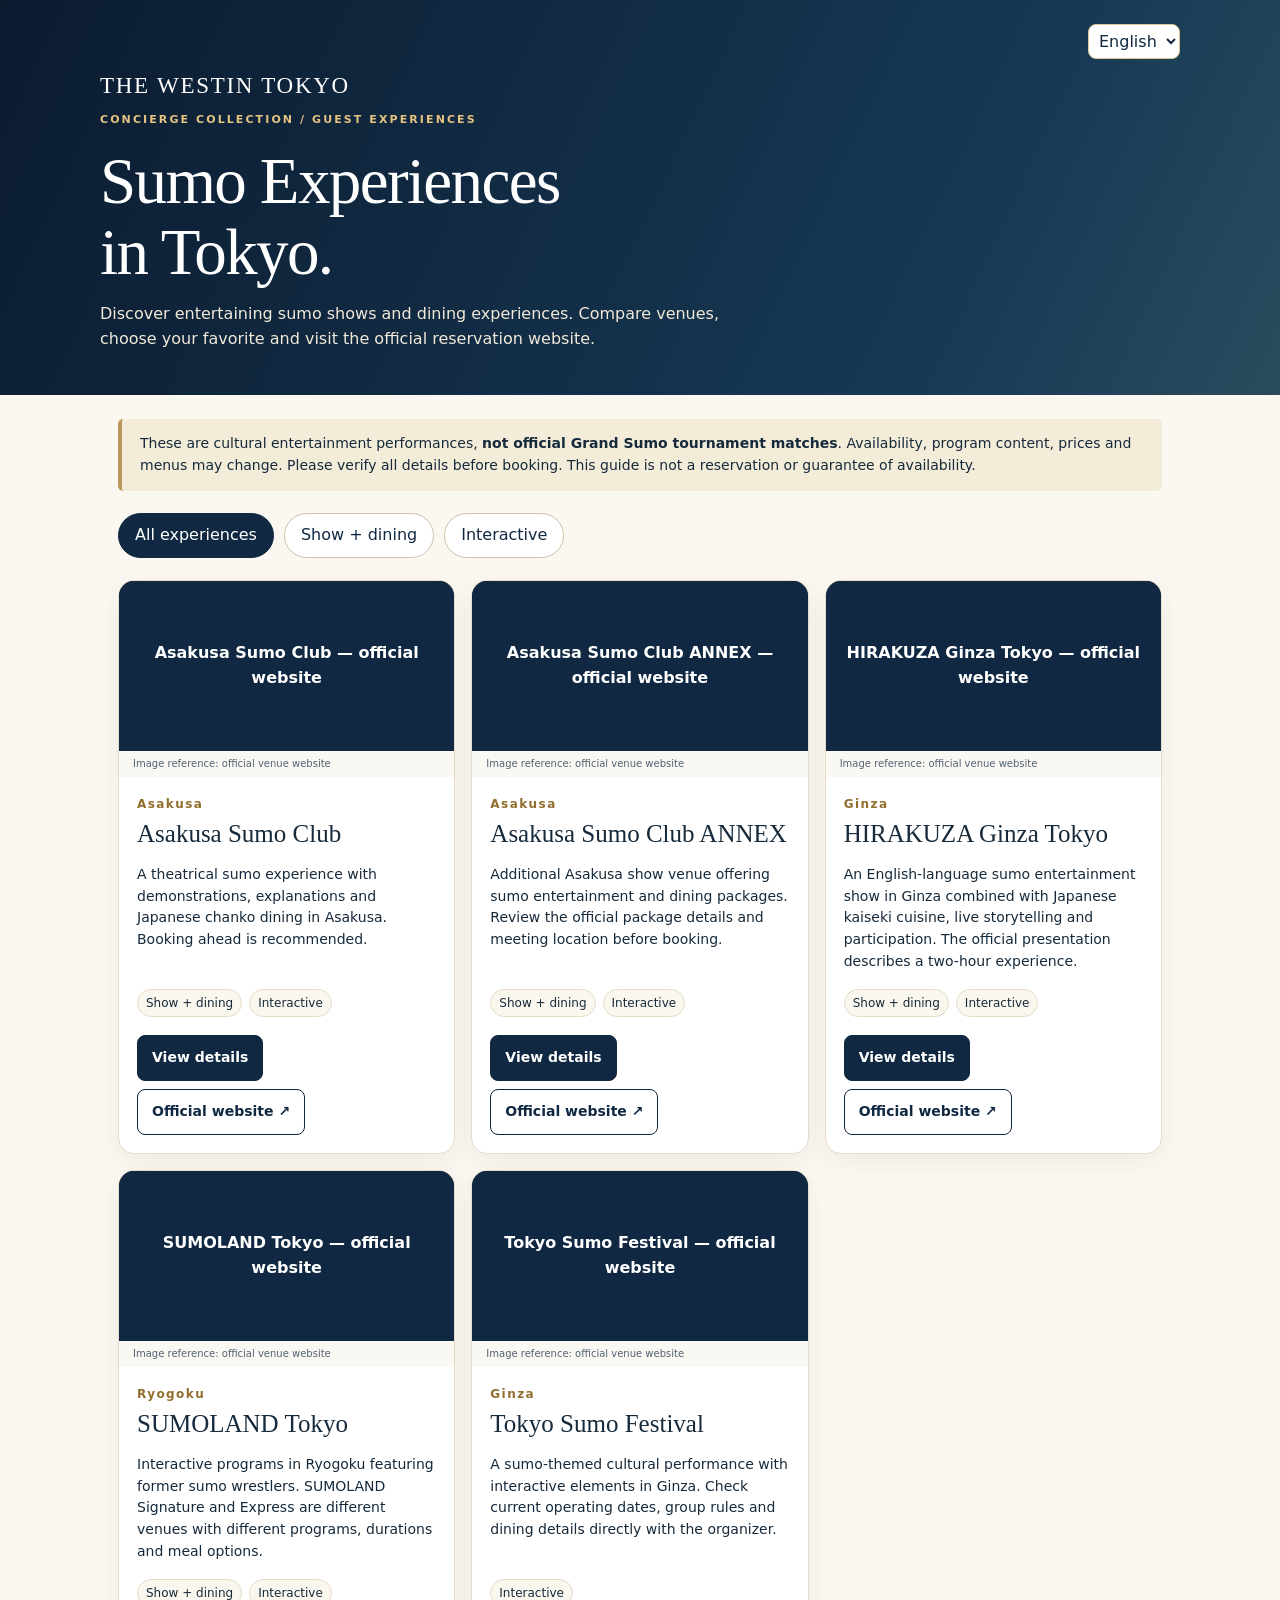
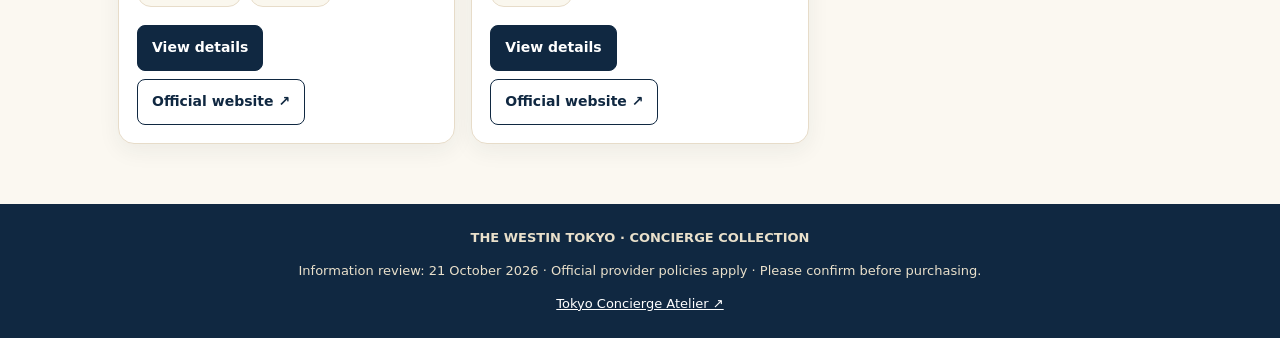
<file: guest-guides/sumo-no-logos/index.html>
<!doctype html>
<html lang="en">
<head>
<meta charset="utf-8"><meta name="viewport" content="width=device-width,initial-scale=1">
<meta name="theme-color" content="#112944"><meta name="description" content="Independent guest guide to sumo entertainment shows in Tokyo. Compare venues and open official booking websites.">
<title>Sumo Experiences in Tokyo | Clean Guest Guide</title>
<style>
:root{--navy:#102841;--gold:#bb9858;--ivory:#fbf8f1;--ink:#162a3b;--line:#e7dcc9}
*{box-sizing:border-box}body{margin:0;background:var(--ivory);color:var(--ink);font:16px/1.55 system-ui,-apple-system,"Segoe UI",sans-serif}
a{color:inherit}button,select{font:inherit}button{cursor:pointer}.skip{position:absolute;left:-9999px}.skip:focus{left:1rem;top:1rem;background:white;z-index:8}
header{padding:24px max(20px,calc((100vw - 1080px)/2));background:linear-gradient(115deg,#0b1b30 0%,#173954 75%,#2b4c5e 100%);color:#fff;display:flow-root}
.brand{font:small-caps 23px Georgia,serif;letter-spacing:.075em}.eyebrow{color:#e5c482;letter-spacing:.19em;font-size:11px;font-weight:700;margin:12px 0}
h1{font:clamp(37px,7vw,65px)/1.09 Georgia,serif;letter-spacing:-.025em;margin:18px 0 14px}header p{max-width:620px;margin:0 0 20px;color:#f1e9d9}
.lang{float:none;display:block;margin-left:auto;margin-bottom:14px;border:1px solid #dbc997;border-radius:8px;background:#fff;color:#102841;padding:6px;max-width:100%}
main{max-width:1080px;margin:auto;padding:24px 18px 60px}
.notice{background:#f3ecd9;border-left:4px solid var(--gold);padding:14px 18px;border-radius:5px;font-size:14px}
.controls{display:flex;gap:10px;flex-wrap:wrap;margin:22px 0}
.filter{border:1px solid #cfc2ad;background:#fff;border-radius:999px;padding:9px 16px;color:var(--navy)}
.filter[aria-pressed="true"]{background:var(--navy);color:white;border-color:var(--navy)}
.cards{display:grid;grid-template-columns:repeat(auto-fit,minmax(260px,1fr));gap:16px}
.card{border:1px solid var(--line);background:#fff;border-radius:16px;overflow:hidden;box-shadow:0 7px 22px #1c2a3110;display:flex;flex-direction:column}
.visual{height:auto;position:static;overflow:visible;background:#102841;display:block}
.visual .photo-frame{height:170px;overflow:hidden;background:#102841}
.visual .photo-frame img{display:block;width:100%;height:100%;object-fit:cover}
.visual .photo-fallback{display:flex;align-items:center;justify-content:center;height:100%;padding:18px;color:white;text-align:center;font-weight:600}.visual .credit{display:block;position:static;font-size:10px;line-height:1.4;color:#526173;padding:6px 14px;background:#faf8f3}
.card h2{overflow-wrap:anywhere;line-height:1.25}
@media(max-width:500px){.visual .photo-frame{height:150px}}
.card-content{padding:18px;display:flex;flex-direction:column;flex:1}.area{font-size:12px;letter-spacing:.12em;color:#916e2d;font-weight:700}.card h2{font:25px/1.2 Georgia,serif;margin:6px 0}.card p{margin:9px 0 16px;font-size:14px;flex:1}
.tags{display:flex;flex-wrap:wrap;gap:7px}.tags span{font-size:12px;padding:4px 8px;border:1px solid var(--line);border-radius:30px;background:#faf7ee}
.actions{display:flex;gap:8px;margin-top:18px;flex-wrap:wrap}
.primary,.secondary{padding:11px 14px;border-radius:8px;text-decoration:none;border:1px solid var(--navy);font-weight:650;font-size:14px}
.primary{background:var(--navy);color:white}.secondary{background:#fff;color:var(--navy)}
#details{margin:28px 0 0;border:1px solid #d5c5a7;border-radius:18px;background:white;padding:24px;scroll-margin-top:12px}
#details[hidden]{display:none}#details h2{font:30px Georgia,serif;margin:4px 0 10px}#details p{max-width:750px}
dl{display:grid;grid-template-columns:140px 1fr;gap:10px 20px}dt{color:#777;font-size:14px}dd{margin:0}
footer{padding:24px 20px;background:var(--navy);color:#e9e0cb;text-align:center;font-size:13px}
footer a{color:white}
@media(max-width:500px){.brand{font-size:17px}.lang{max-width:110px}main{padding:16px 12px 40px}dl{grid-template-columns:1fr;gap:2px}dd{margin-bottom:13px}.visual .photo-frame{height:150px}}
@media print{header{background:white;color:black}main{max-width:none}.actions,.controls{display:none}.card{break-inside:avoid;box-shadow:none}}
</style>
</head>
<body>
<a class="skip" href="#venues">Skip to experiences</a>
<header><select class="lang" id="language" aria-label="Language"><option value="en">English</option><option value="ja">日本語</option><option value="ko">한국어</option></select><div class="brand">THE WESTIN TOKYO</div><div class="eyebrow">CONCIERGE COLLECTION / GUEST EXPERIENCES</div><h1 id="heroTitle">Sumo Experiences<br>in Tokyo.</h1><p id="heroText">Discover entertaining sumo shows and dining experiences. Compare venues, choose your favorite and visit the official reservation website.</p></header>
<main>
<div class="notice" id="disclaimer">These are cultural entertainment performances, <b>not official Grand Sumo tournament matches</b>. Availability, program content, prices and menus may change. Please verify all details before booking. This guide is not a reservation or guarantee of availability. Photos are sourced from venue websites; reproduction permission is not confirmed.</div>
<div class="controls" role="group" aria-label="Filter experiences"><button class="filter" data-filter="all" aria-pressed="true">All experiences</button><button class="filter" data-filter="dining" aria-pressed="false">Show + dining</button><button class="filter" data-filter="interactive" aria-pressed="false">Interactive</button></div>
<section id="venues" class="cards" aria-label="Sumo venue recommendations"></section>
<section id="details" hidden aria-live="polite"><div class="area" id="detailArea"></div><h2 id="detailTitle"></h2><p id="detailDescription"></p><dl><dt id="locationLabel">Area</dt><dd id="detailLocation"></dd><dt id="foodLabel">Dining</dt><dd id="detailFood"></dd><dt id="bookingLabel">Booking</dt><dd id="detailBooking"></dd></dl><div class="actions"><a id="officialLink" class="primary" target="_blank" rel="noopener noreferrer">Official website ↗</a><a id="mapLink" class="secondary" target="_blank" rel="noopener noreferrer">Map ↗</a></div></section>
</main>
<footer><strong>THE WESTIN TOKYO · CONCIERGE COLLECTION</strong><p>Information review: 21 October 2026 · Official provider policies apply · Please confirm before purchasing.</p><a href="../../index.html">Tokyo Concierge Atelier ↗</a></footer>
<script>
"use strict";
const venues=[
{id:"asakusa",photo:"https://asakusa-sumo.com/wp-content/uploads/2024/01/01.png",name:"Asakusa Sumo Club",area:"Asakusa",type:["dining","interactive"],url:"https://asakusa-sumo.com/",address:"2-10-12 Asakusa, Taito City, Tokyo",food:"Chanko dining experience; confirm ticket inclusions.",desc:"A theatrical sumo experience with demonstrations, explanations and Japanese chanko dining in Asakusa. Booking ahead is recommended.",ja:"浅草で相撲の実演や解説、ちゃんこ料理を楽しめる体験型プログラムです。",ko:"아사쿠사에서 스모 시연·해설과 창코 요리를 함께 즐기는 체험입니다."},
{id:"annex",photo:"https://asakusasumo-annex.com/wp-content/uploads/2025/02/0008.jpg",name:"Asakusa Sumo Club ANNEX",area:"Asakusa",type:["dining","interactive"],url:"https://asakusasumo-annex.com/",address:"Asakusa, Taito City, Tokyo (check official map)",food:"Check selected package.",desc:"Additional Asakusa show venue offering sumo entertainment and dining packages. Review the official package details and meeting location before booking.",ja:"浅草の相撲エンターテインメント施設。プランと場所を公式サイトでご確認ください。",ko:"아사쿠사의 스모 엔터테인먼트 시설입니다. 플랜 및 장소를 공식 사이트에서 확인하세요."},
{id:"hirakuza",photo:"https://hirakuza.net/tokyo/mng/wp-content/uploads/2025/11/mv-slide01.webp",name:"HIRAKUZA Ginza Tokyo",area:"Ginza",type:["dining","interactive"],url:"https://hirakuza.net/tokyo/",address:"1-9-13 Ginza, Chuo City, Tokyo, B1F",food:"Kaiseki cuisine incorporated into its show program.",desc:"An English-language sumo entertainment show in Ginza combined with Japanese kaiseki cuisine, live storytelling and participation. The official presentation describes a two-hour experience.",ja:"銀座で英語の相撲ショーと会席料理を楽しむ約2時間のプログラムです。",ko:"긴자에서 영어 스모 쇼와 가이세키 요리를 함께 즐기는 약 2시간 프로그램입니다."},
{id:"sumoland",photo:"https://sumoland.jp/wp-content/themes/sumo-land/img/about_img01.jpg",name:"SUMOLAND Tokyo",area:"Ryogoku",type:["dining","interactive"],url:"https://sumoland.jp/",address:"Ryogoku, Sumida City, Tokyo — Signature and Express have different locations",food:"Signature experience includes chanko; verify Express options.",desc:"Interactive programs in Ryogoku featuring former sumo wrestlers. SUMOLAND Signature and Express are different venues with different programs, durations and meal options.",ja:"両国で元力士による参加型相撲体験。SignatureとExpressは会場と内容が異なります。",ko:"료고쿠의 전직 스모 선수 참여형 체험입니다. Signature와 Express는 위치·구성이 다릅니다."},
{id:"festival",photo:"https://japan-sumo.jp/images/hero-child-challenger.webp",name:"Tokyo Sumo Festival",area:"Ginza",type:["interactive"],url:"https://japan-sumo.jp/",address:"Ginza, Tokyo (confirm official venue)",food:"Check specific show package and optional extras.",desc:"A sumo-themed cultural performance with interactive elements in Ginza. Check current operating dates, group rules and dining details directly with the organizer.",ja:"銀座の相撲文化ショー。開催日、団体条件や食事について公式案内をご確認ください。",ko:"긴자의 스모 문화 공연입니다. 일정·단체 규정·식사 옵션은 공식 안내를 확인하세요."}
];
const translations={
en:{title:"Sumo Experiences<br>in Tokyo.",intro:"Discover entertaining sumo shows and dining experiences. Compare venues, choose your favorite and visit the official reservation website.",notice:"These are cultural entertainment performances, <b>not official Grand Sumo tournament matches</b>. Availability, program content, prices and menus may change. Please verify all details before booking. This guide is not a reservation or guarantee of availability.",all:"All experiences",dining:"Show + dining",interactive:"Interactive",details:"View details",official:"Official website ↗",map:"Map ↗",location:"Area / location",food:"Dining",booking:"Booking",book:"Reserve directly with the operator. Check prices, availability and cancellation policies before paying."},
ja:{title:"東京で楽しむ<br>相撲体験",intro:"相撲ショーやお食事付きの体験を比較し、公式サイトでご予約ください。",notice:"これらは文化体験・エンターテインメントであり、<b>大相撲の本場所ではありません</b>。内容・料金・空席状況は変更される場合があります。予約前に公式サイトでご確認ください。",all:"すべて",dining:"ショーと食事",interactive:"参加型",details:"詳細を見る",official:"公式サイト ↗",map:"地図 ↗",location:"エリア・所在地",food:"お食事",booking:"予約",book:"予約と決済は各施設の公式サイトで直接お手続きください。"},
ko:{title:"도쿄 스모<br>체험 가이드",intro:"도쿄의 스모 쇼와 식사형 체험을 비교하고 공식 사이트에서 예약하세요.",notice:"이 프로그램은 문화 공연 및 체험이며 <b>공식 스모 본대회가 아닙니다</b>. 내용·가격·예약 가능 여부는 바뀔 수 있으므로 공식 사이트에서 확인하세요.",all:"전체",dining:"쇼 + 식사",interactive:"참여형",details:"상세 보기",official:"공식 사이트 ↗",map:"지도 ↗",location:"지역·위치",food:"식사",booking:"예약",book:"예약 및 결제는 각 업체 공식 사이트에서 직접 진행하고 취소 규정을 확인하세요."}
};
const root=document.getElementById("venues"), detail=document.getElementById("details");let filter="all",lang="en";
function el(tag,cls,text){const node=document.createElement(tag);if(cls)node.className=cls;if(text!==undefined)node.textContent=text;return node}
function render(){const t=translations[lang];document.documentElement.lang=lang;document.getElementById("heroTitle").innerHTML=t.title;document.getElementById("heroText").textContent=t.intro;document.getElementById("disclaimer").innerHTML=t.notice;document.querySelectorAll(".filter").forEach(b=>{b.textContent=t[b.dataset.filter];b.setAttribute("aria-pressed",String(b.dataset.filter===filter))});root.replaceChildren();venues.filter(v=>filter==="all"||v.type.includes(filter)).forEach((v,i)=>{const c=el("article","card"),vis=el("div","visual"),frame=el("div","photo-frame");const img=el("img");img.src=v.photo;img.alt=v.name+" venue photo";img.loading="lazy";img.decoding="async";img.onerror=()=>{img.remove();frame.append(el("span","photo-fallback",v.name+" — official website"))};frame.append(img);vis.append(frame,el("div","credit","Image reference: official venue website"));const body=el("div","card-content");body.append(el("div","area",v.area));body.append(el("h2","",v.name));body.append(el("p","",lang==="ja"?v.ja:lang==="ko"?v.ko:v.desc));const tags=el("div","tags");v.type.forEach(s=>tags.append(el("span","",t[s])));body.append(tags);const actions=el("div","actions");const more=el("button","primary",t.details);more.type="button";more.addEventListener("click",()=>showDetails(v));const link=el("a","secondary",t.official);link.href=v.url;link.target="_blank";link.rel="noopener noreferrer";actions.append(more,link);body.append(actions);c.append(vis,body);root.append(c)});if(!detail.hidden){const current=venues.find(v=>v.id===detail.dataset.id);if(current)showDetails(current,false)}}
function showDetails(v,scroll=true){const t=translations[lang];detail.hidden=false;detail.dataset.id=v.id;document.getElementById("detailArea").textContent=v.area;document.getElementById("detailTitle").textContent=v.name;document.getElementById("detailDescription").textContent=lang==="ja"?v.ja:lang==="ko"?v.ko:v.desc;document.getElementById("detailLocation").textContent=v.address;document.getElementById("detailFood").textContent=v.food;document.getElementById("detailBooking").textContent=t.book;document.getElementById("locationLabel").textContent=t.location;document.getElementById("foodLabel").textContent=t.food;document.getElementById("bookingLabel").textContent=t.booking;document.getElementById("officialLink").textContent=t.official;document.getElementById("officialLink").href=v.url;document.getElementById("mapLink").textContent=t.map;document.getElementById("mapLink").href="https://www.google.com/maps/search/?api=1&query="+encodeURIComponent(v.name+" "+v.area+" Tokyo");if(scroll)detail.scrollIntoView({behavior:"smooth",block:"start"})}
document.querySelectorAll(".filter").forEach(b=>b.addEventListener("click",()=>{filter=b.dataset.filter;detail.hidden=true;render()}));
document.getElementById("language").addEventListener("change",e=>{lang=e.target.value;render()});render();
</script>
</body>
</html>
</file>
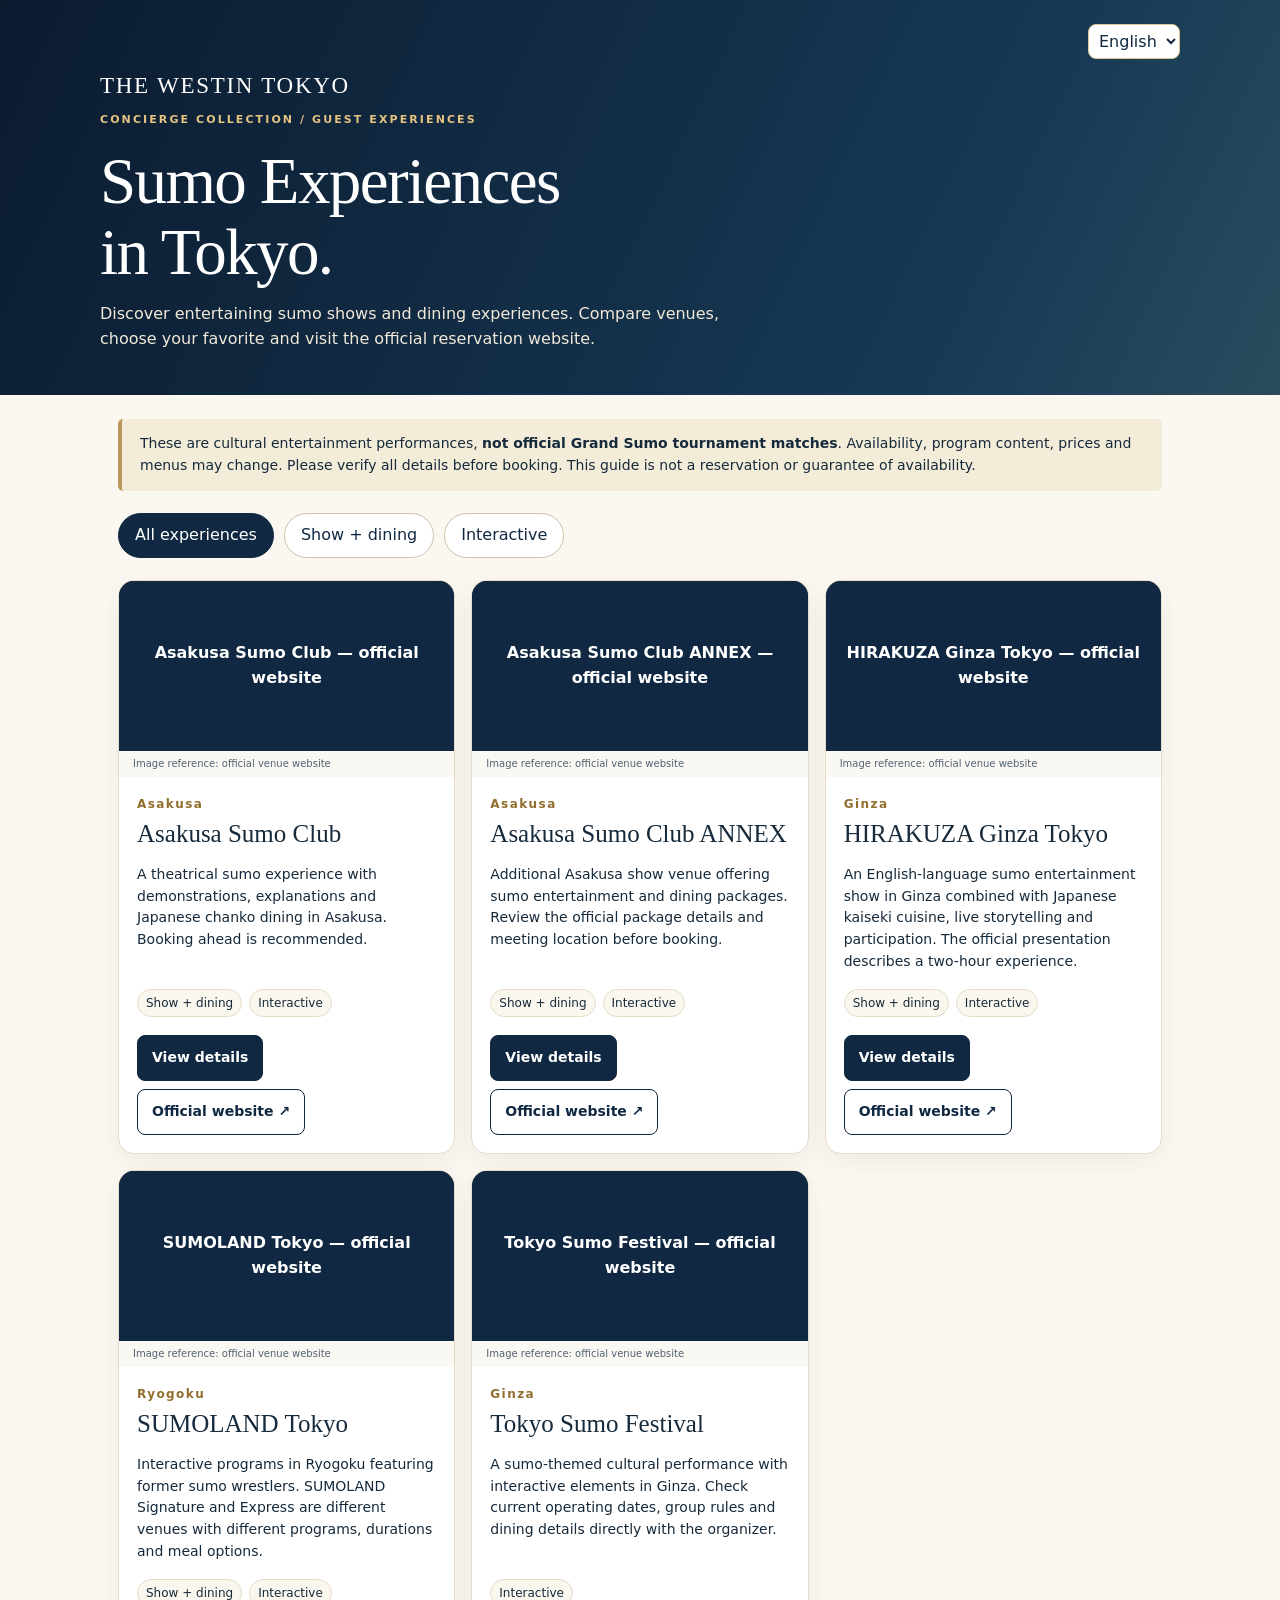
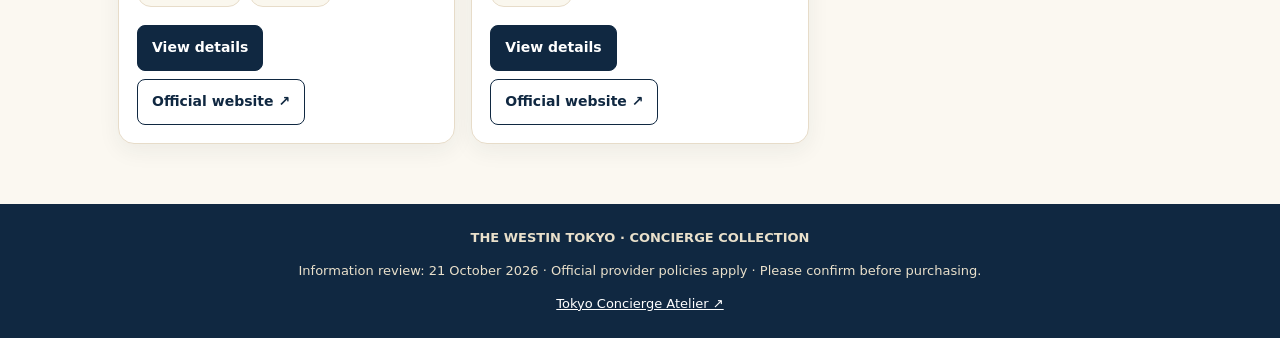
<file: guest-guides/sumo/index.html>
<!doctype html>
<html lang="en">
<head>
<meta charset="utf-8"><meta name="viewport" content="width=device-width,initial-scale=1">
<meta name="theme-color" content="#112944"><meta name="description" content="Independent guest guide to sumo entertainment shows in Tokyo. Compare venues and open official booking websites.">
<title>Sumo Experiences in Tokyo | Concierge Guest Guide</title>
<style>
:root{--navy:#102841;--gold:#bb9858;--ivory:#fbf8f1;--ink:#162a3b;--line:#e7dcc9}
*{box-sizing:border-box}body{margin:0;background:var(--ivory);color:var(--ink);font:16px/1.55 system-ui,-apple-system,"Segoe UI",sans-serif}
a{color:inherit}button,select{font:inherit}button{cursor:pointer}.skip{position:absolute;left:-9999px}.skip:focus{left:1rem;top:1rem;background:white;z-index:8}
header{padding:24px max(20px,calc((100vw - 1080px)/2));background:linear-gradient(115deg,#0b1b30 0%,#173954 75%,#2b4c5e 100%);color:#fff;display:flow-root}
.brand{font:small-caps 23px Georgia,serif;letter-spacing:.075em}.eyebrow{color:#e5c482;letter-spacing:.19em;font-size:11px;font-weight:700;margin:12px 0}
h1{font:clamp(37px,7vw,65px)/1.09 Georgia,serif;letter-spacing:-.025em;margin:18px 0 14px}header p{max-width:620px;margin:0 0 20px;color:#f1e9d9}
.lang{float:none;display:block;margin-left:auto;margin-bottom:14px;border:1px solid #dbc997;border-radius:8px;background:#fff;color:#102841;padding:6px;max-width:100%}
main{max-width:1080px;margin:auto;padding:24px 18px 60px}
.notice{background:#f3ecd9;border-left:4px solid var(--gold);padding:14px 18px;border-radius:5px;font-size:14px}
.controls{display:flex;gap:10px;flex-wrap:wrap;margin:22px 0}
.filter{border:1px solid #cfc2ad;background:#fff;border-radius:999px;padding:9px 16px;color:var(--navy)}
.filter[aria-pressed="true"]{background:var(--navy);color:white;border-color:var(--navy)}
.cards{display:grid;grid-template-columns:repeat(auto-fit,minmax(260px,1fr));gap:16px}
.card{border:1px solid var(--line);background:#fff;border-radius:16px;overflow:hidden;box-shadow:0 7px 22px #1c2a3110;display:flex;flex-direction:column}
.visual{height:auto;position:static;overflow:visible;background:#102841;display:block}
.visual .photo-frame{height:170px;overflow:hidden;background:#102841}
.visual .photo-frame img{display:block;width:100%;height:100%;object-fit:cover}
.visual .photo-fallback{display:flex;align-items:center;justify-content:center;height:100%;padding:18px;color:white;text-align:center;font-weight:600}.visual .credit{display:block;position:static;font-size:10px;line-height:1.4;color:#526173;padding:6px 14px;background:#faf8f3}
.card h2{overflow-wrap:anywhere;line-height:1.25}
@media(max-width:500px){.visual .photo-frame{height:150px}}
.card-content{padding:18px;display:flex;flex-direction:column;flex:1}.area{font-size:12px;letter-spacing:.12em;color:#916e2d;font-weight:700}.card h2{font:25px/1.2 Georgia,serif;margin:6px 0}.card p{margin:9px 0 16px;font-size:14px;flex:1}
.tags{display:flex;flex-wrap:wrap;gap:7px}.tags span{font-size:12px;padding:4px 8px;border:1px solid var(--line);border-radius:30px;background:#faf7ee}
.actions{display:flex;gap:8px;margin-top:18px;flex-wrap:wrap}
.primary,.secondary{padding:11px 14px;border-radius:8px;text-decoration:none;border:1px solid var(--navy);font-weight:650;font-size:14px}
.primary{background:var(--navy);color:white}.secondary{background:#fff;color:var(--navy)}
#details{margin:28px 0 0;border:1px solid #d5c5a7;border-radius:18px;background:white;padding:24px;scroll-margin-top:12px}
#details[hidden]{display:none}#details h2{font:30px Georgia,serif;margin:4px 0 10px}#details p{max-width:750px}
dl{display:grid;grid-template-columns:140px 1fr;gap:10px 20px}dt{color:#777;font-size:14px}dd{margin:0}
footer{padding:24px 20px;background:var(--navy);color:#e9e0cb;text-align:center;font-size:13px}
footer a{color:white}
@media(max-width:500px){.brand{font-size:17px}.lang{max-width:110px}main{padding:16px 12px 40px}dl{grid-template-columns:1fr;gap:2px}dd{margin-bottom:13px}.visual .photo-frame{height:150px}}
@media print{header{background:white;color:black}main{max-width:none}.actions,.controls{display:none}.card{break-inside:avoid;box-shadow:none}}
</style>
</head>
<body>
<a class="skip" href="#venues">Skip to experiences</a>
<header><select class="lang" id="language" aria-label="Language"><option value="en">English</option><option value="ja">日本語</option><option value="ko">한국어</option></select><div class="brand">THE WESTIN TOKYO</div><div class="eyebrow">CONCIERGE COLLECTION / GUEST EXPERIENCES</div><h1 id="heroTitle">Sumo Experiences<br>in Tokyo.</h1><p id="heroText">Discover entertaining sumo shows and dining experiences. Compare venues, choose your favorite and visit the official reservation website.</p></header>
<main>
<div class="notice" id="disclaimer">These are cultural entertainment performances, <b>not official Grand Sumo tournament matches</b>. Availability, program content, prices and menus may change. Please verify all details before booking. This guide is not a reservation or guarantee of availability. Photos are sourced from venue websites; reproduction permission is not confirmed.</div>
<div class="controls" role="group" aria-label="Filter experiences"><button class="filter" data-filter="all" aria-pressed="true">All experiences</button><button class="filter" data-filter="dining" aria-pressed="false">Show + dining</button><button class="filter" data-filter="interactive" aria-pressed="false">Interactive</button></div>
<section id="venues" class="cards" aria-label="Sumo venue recommendations"></section>
<section id="details" hidden aria-live="polite"><div class="area" id="detailArea"></div><h2 id="detailTitle"></h2><p id="detailDescription"></p><dl><dt id="locationLabel">Area</dt><dd id="detailLocation"></dd><dt id="foodLabel">Dining</dt><dd id="detailFood"></dd><dt id="bookingLabel">Booking</dt><dd id="detailBooking"></dd></dl><div class="actions"><a id="officialLink" class="primary" target="_blank" rel="noopener noreferrer">Official website ↗</a><a id="mapLink" class="secondary" target="_blank" rel="noopener noreferrer">Map ↗</a></div></section>
</main>
<footer><strong>THE WESTIN TOKYO · CONCIERGE COLLECTION</strong><p>Information review: 21 October 2026 · Official provider policies apply · Please confirm before purchasing.</p><a href="../../index.html">Tokyo Concierge Atelier ↗</a></footer>
<script>
"use strict";
const venues=[
{id:"asakusa",photo:"https://asakusa-sumo.com/wp-content/uploads/2024/01/01.png",name:"Asakusa Sumo Club",area:"Asakusa",type:["dining","interactive"],url:"https://asakusa-sumo.com/",address:"2-10-12 Asakusa, Taito City, Tokyo",food:"Chanko dining experience; confirm ticket inclusions.",desc:"A theatrical sumo experience with demonstrations, explanations and Japanese chanko dining in Asakusa. Booking ahead is recommended.",ja:"浅草で相撲の実演や解説、ちゃんこ料理を楽しめる体験型プログラムです。",ko:"아사쿠사에서 스모 시연·해설과 창코 요리를 함께 즐기는 체험입니다."},
{id:"annex",photo:"https://asakusasumo-annex.com/wp-content/uploads/2025/02/0008.jpg",name:"Asakusa Sumo Club ANNEX",area:"Asakusa",type:["dining","interactive"],url:"https://asakusasumo-annex.com/",address:"Asakusa, Taito City, Tokyo (check official map)",food:"Check selected package.",desc:"Additional Asakusa show venue offering sumo entertainment and dining packages. Review the official package details and meeting location before booking.",ja:"浅草の相撲エンターテインメント施設。プランと場所を公式サイトでご確認ください。",ko:"아사쿠사의 스모 엔터테인먼트 시설입니다. 플랜 및 장소를 공식 사이트에서 확인하세요."},
{id:"hirakuza",photo:"https://hirakuza.net/tokyo/mng/wp-content/uploads/2025/11/mv-slide01.webp",name:"HIRAKUZA Ginza Tokyo",area:"Ginza",type:["dining","interactive"],url:"https://hirakuza.net/tokyo/",address:"1-9-13 Ginza, Chuo City, Tokyo, B1F",food:"Kaiseki cuisine incorporated into its show program.",desc:"An English-language sumo entertainment show in Ginza combined with Japanese kaiseki cuisine, live storytelling and participation. The official presentation describes a two-hour experience.",ja:"銀座で英語の相撲ショーと会席料理を楽しむ約2時間のプログラムです。",ko:"긴자에서 영어 스모 쇼와 가이세키 요리를 함께 즐기는 약 2시간 프로그램입니다."},
{id:"sumoland",photo:"https://sumoland.jp/wp-content/themes/sumo-land/img/about_img01.jpg",name:"SUMOLAND Tokyo",area:"Ryogoku",type:["dining","interactive"],url:"https://sumoland.jp/",address:"Ryogoku, Sumida City, Tokyo — Signature and Express have different locations",food:"Signature experience includes chanko; verify Express options.",desc:"Interactive programs in Ryogoku featuring former sumo wrestlers. SUMOLAND Signature and Express are different venues with different programs, durations and meal options.",ja:"両国で元力士による参加型相撲体験。SignatureとExpressは会場と内容が異なります。",ko:"료고쿠의 전직 스모 선수 참여형 체험입니다. Signature와 Express는 위치·구성이 다릅니다."},
{id:"festival",photo:"https://japan-sumo.jp/images/hero-child-challenger.webp",name:"Tokyo Sumo Festival",area:"Ginza",type:["interactive"],url:"https://japan-sumo.jp/",address:"Ginza, Tokyo (confirm official venue)",food:"Check specific show package and optional extras.",desc:"A sumo-themed cultural performance with interactive elements in Ginza. Check current operating dates, group rules and dining details directly with the organizer.",ja:"銀座の相撲文化ショー。開催日、団体条件や食事について公式案内をご確認ください。",ko:"긴자의 스모 문화 공연입니다. 일정·단체 규정·식사 옵션은 공식 안내를 확인하세요."}
];
const translations={
en:{title:"Sumo Experiences<br>in Tokyo.",intro:"Discover entertaining sumo shows and dining experiences. Compare venues, choose your favorite and visit the official reservation website.",notice:"These are cultural entertainment performances, <b>not official Grand Sumo tournament matches</b>. Availability, program content, prices and menus may change. Please verify all details before booking. This guide is not a reservation or guarantee of availability.",all:"All experiences",dining:"Show + dining",interactive:"Interactive",details:"View details",official:"Official website ↗",map:"Map ↗",location:"Area / location",food:"Dining",booking:"Booking",book:"Reserve directly with the operator. Check prices, availability and cancellation policies before paying."},
ja:{title:"東京で楽しむ<br>相撲体験",intro:"相撲ショーやお食事付きの体験を比較し、公式サイトでご予約ください。",notice:"これらは文化体験・エンターテインメントであり、<b>大相撲の本場所ではありません</b>。内容・料金・空席状況は変更される場合があります。予約前に公式サイトでご確認ください。",all:"すべて",dining:"ショーと食事",interactive:"参加型",details:"詳細を見る",official:"公式サイト ↗",map:"地図 ↗",location:"エリア・所在地",food:"お食事",booking:"予約",book:"予約と決済は各施設の公式サイトで直接お手続きください。"},
ko:{title:"도쿄 스모<br>체험 가이드",intro:"도쿄의 스모 쇼와 식사형 체험을 비교하고 공식 사이트에서 예약하세요.",notice:"이 프로그램은 문화 공연 및 체험이며 <b>공식 스모 본대회가 아닙니다</b>. 내용·가격·예약 가능 여부는 바뀔 수 있으므로 공식 사이트에서 확인하세요.",all:"전체",dining:"쇼 + 식사",interactive:"참여형",details:"상세 보기",official:"공식 사이트 ↗",map:"지도 ↗",location:"지역·위치",food:"식사",booking:"예약",book:"예약 및 결제는 각 업체 공식 사이트에서 직접 진행하고 취소 규정을 확인하세요."}
};
const root=document.getElementById("venues"), detail=document.getElementById("details");let filter="all",lang="en";
function el(tag,cls,text){const node=document.createElement(tag);if(cls)node.className=cls;if(text!==undefined)node.textContent=text;return node}
function render(){const t=translations[lang];document.documentElement.lang=lang;document.getElementById("heroTitle").innerHTML=t.title;document.getElementById("heroText").textContent=t.intro;document.getElementById("disclaimer").innerHTML=t.notice;document.querySelectorAll(".filter").forEach(b=>{b.textContent=t[b.dataset.filter];b.setAttribute("aria-pressed",String(b.dataset.filter===filter))});root.replaceChildren();venues.filter(v=>filter==="all"||v.type.includes(filter)).forEach((v,i)=>{const c=el("article","card"),vis=el("div","visual"),frame=el("div","photo-frame");const img=el("img");img.src=v.photo;img.alt=v.name+" venue photo";img.loading="lazy";img.decoding="async";img.onerror=()=>{img.remove();frame.append(el("span","photo-fallback",v.name+" — official website"))};frame.append(img);vis.append(frame,el("div","credit","Image reference: official venue website"));const body=el("div","card-content");body.append(el("div","area",v.area));body.append(el("h2","",v.name));body.append(el("p","",lang==="ja"?v.ja:lang==="ko"?v.ko:v.desc));const tags=el("div","tags");v.type.forEach(s=>tags.append(el("span","",t[s])));body.append(tags);const actions=el("div","actions");const more=el("button","primary",t.details);more.type="button";more.addEventListener("click",()=>showDetails(v));const link=el("a","secondary",t.official);link.href=v.url;link.target="_blank";link.rel="noopener noreferrer";actions.append(more,link);body.append(actions);c.append(vis,body);root.append(c)});if(!detail.hidden){const current=venues.find(v=>v.id===detail.dataset.id);if(current)showDetails(current,false)}}
function showDetails(v,scroll=true){const t=translations[lang];detail.hidden=false;detail.dataset.id=v.id;document.getElementById("detailArea").textContent=v.area;document.getElementById("detailTitle").textContent=v.name;document.getElementById("detailDescription").textContent=lang==="ja"?v.ja:lang==="ko"?v.ko:v.desc;document.getElementById("detailLocation").textContent=v.address;document.getElementById("detailFood").textContent=v.food;document.getElementById("detailBooking").textContent=t.book;document.getElementById("locationLabel").textContent=t.location;document.getElementById("foodLabel").textContent=t.food;document.getElementById("bookingLabel").textContent=t.booking;document.getElementById("officialLink").textContent=t.official;document.getElementById("officialLink").href=v.url;document.getElementById("mapLink").textContent=t.map;document.getElementById("mapLink").href="https://www.google.com/maps/search/?api=1&query="+encodeURIComponent(v.name+" "+v.area+" Tokyo");if(scroll)detail.scrollIntoView({behavior:"smooth",block:"start"})}
document.querySelectorAll(".filter").forEach(b=>b.addEventListener("click",()=>{filter=b.dataset.filter;detail.hidden=true;render()}));
document.getElementById("language").addEventListener("change",e=>{lang=e.target.value;render()});render();
</script>
</body>
</html>
</file>
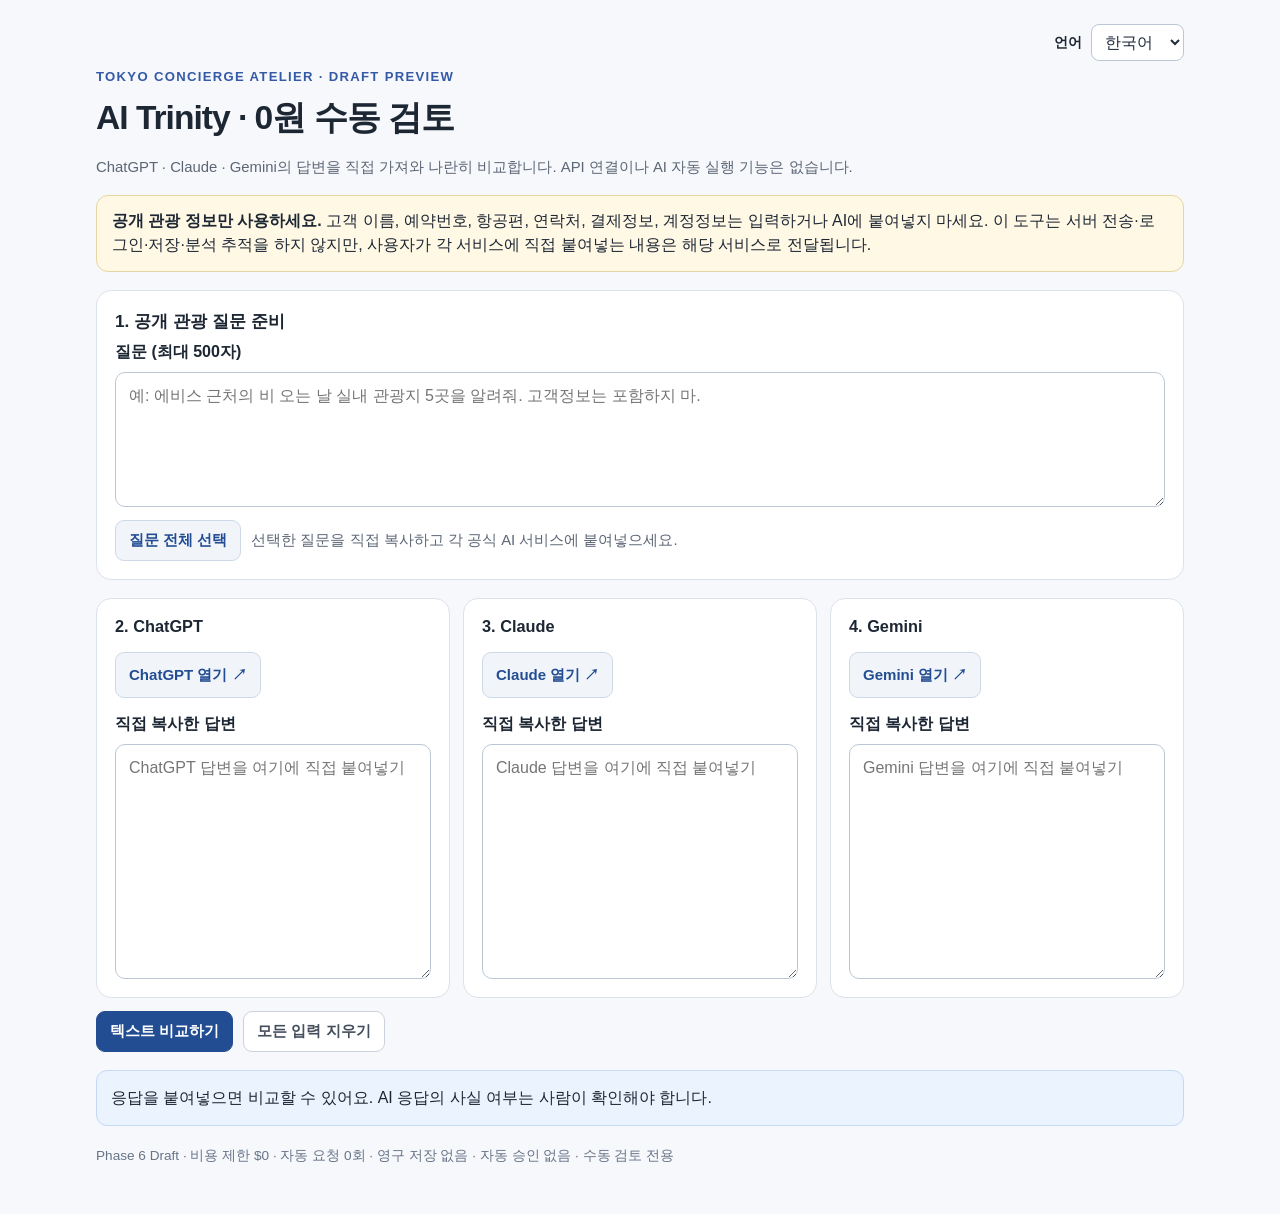
<file: docs/ai-trinity-manual-preview.html>
<!doctype html>
<html lang="ko">
<head>
  <meta charset="utf-8">
  <meta name="viewport" content="width=device-width, initial-scale=1">
  <meta name="referrer" content="no-referrer">
  <meta http-equiv="Content-Security-Policy" content="default-src 'none'; script-src 'self'; style-src 'unsafe-inline'; connect-src 'none'; img-src 'none'; form-action 'none'; base-uri 'none'">
  <title>AI Trinity — 무료 수동 검토 미리보기</title>
  <style>
    :root { color-scheme: light; font-family: -apple-system, BlinkMacSystemFont, "Segoe UI", sans-serif; background: #f7f8fb; color: #1d2734; }
    * { box-sizing: border-box; }
    body { margin: 0; }
    main { max-width: 1120px; margin: 0 auto; padding: 24px 16px 48px; }
    h1 { font-size: clamp(1.5rem, 3.5vw, 2.1rem); margin: 12px 0 8px; letter-spacing: -.03em; }
    h2 { font-size: 1.08rem; margin: 0 0 9px; }
    p { line-height: 1.6; }
    .eyebrow { color: #3359a7; font-size: .82rem; letter-spacing: .1em; font-weight: 700; }
    .hint { color: #5c6676; font-size: .93rem; }
    .notice { background: #fff8e5; border: 1px solid #e7d69f; border-radius: 12px; padding: 13px 15px; line-height: 1.55; }
    .panel { background: white; border: 1px solid #dbe2e9; border-radius: 15px; padding: 18px; margin-top: 18px; }
    label { display: block; font-weight: 650; margin: 0 0 9px; }
    textarea { display: block; width: 100%; min-height: 135px; font: inherit; font-size: 16px; padding: 13px; border: 1px solid #bbc7d5; border-radius: 10px; resize: vertical; background: #fff; color: #202b3c; }
    textarea:focus-visible, button:focus-visible, a:focus-visible { outline: 3px solid #417bd0; outline-offset: 3px; }
    .grid { display: grid; grid-template-columns: repeat(3, minmax(0, 1fr)); gap: 13px; margin-top: 18px; }
    .grid .panel { margin-top: 0; }
    .grid textarea { min-height: 235px; }
    .actions { display: flex; flex-wrap: wrap; gap: 10px; margin-top: 13px; align-items: center; }
    button, .link { display: inline-block; font: inherit; font-weight: 650; font-size: .94rem; border-radius: 9px; padding: 10px 13px; text-decoration: none; cursor: pointer; }
    button.primary { background: #234d93; color: white; border: 1px solid #234d93; }
    button.secondary, .link { background: #f1f5fa; color: #234d93; border: 1px solid #cdd9e7; }
    button.reset { background: white; color: #454e5d; border: 1px solid #cbd2dc; }
    .provider { font-size: 1.02rem; font-weight: 700; }
    .review { background: #eaf3fe; border: 1px solid #c4daf5; border-radius: 11px; margin-top: 18px; padding: 14px; min-height: 53px; }
    .language { display: flex; justify-content: flex-end; align-items: center; gap: 9px; margin-bottom: 8px; }
    .language label { margin: 0; font-size: .88rem; }
    .language select { padding: 8px 9px; font: inherit; border: 1px solid #bbc7d5; border-radius: 8px; background: white; color: #202b3c; }
    footer { margin-top: 20px; color: #677488; font-size: .85rem; line-height: 1.5; }
    @media (max-width: 760px) { .grid { grid-template-columns: 1fr; } .grid textarea { min-height: 145px; } main { padding-top: 18px; } }
  </style>
  <script src="../scripts/ai-trinity-preview-i18n.js" defer></script>
  <script src="../scripts/ai-trinity-manual.js" defer></script>
</head>
<body>
  <main>
    <div class="language"><label for="ai-trinity-language" data-i18n="languageLabel">언어</label><select id="ai-trinity-language" aria-label="Language"><option value="ko">한국어</option><option value="en">English</option><option value="ja">日本語</option></select></div>
    <div class="eyebrow" data-i18n="eyebrow">TOKYO CONCIERGE ATELIER · DRAFT PREVIEW</div>
    <h1 data-i18n="heading">AI Trinity · 0원 수동 검토</h1>
    <p class="hint" data-i18n="intro">ChatGPT · Claude · Gemini의 답변을 직접 가져와 나란히 비교합니다. API 연결이나 AI 자동 실행 기능은 없습니다.</p>
    <div class="notice"><strong data-i18n="privacyTitle">공개 관광 정보만 사용하세요.</strong> <span data-i18n="privacyBody">고객 이름, 예약번호, 항공편, 연락처, 결제정보, 계정정보는 입력하거나 AI에 붙여넣지 마세요. 이 도구는 서버 전송·로그인·저장·분석 추적을 하지 않지만, 사용자가 각 서비스에 직접 붙여넣는 내용은 해당 서비스로 전달됩니다.</span></div>
    <form id="manual-trinity-form" autocomplete="off">
      <section class="panel">
        <h2 data-i18n="questionHeading">1. 공개 관광 질문 준비</h2>
        <label for="public-prompt" data-i18n="questionLabel">질문 (최대 500자)</label>
        <textarea id="public-prompt" maxlength="500" data-i18n-placeholder="questionPlaceholder" placeholder="예: 에비스 근처에서 비 오는 날 즐길 수 있는 실내 관광지 5곳을 알려줘. 고객정보는 포함하지 마."></textarea>
        <div class="actions">
          <button class="secondary" id="select-prompt" type="button" data-i18n="selectPrompt">질문 전체 선택</button>
          <span class="hint" data-i18n="copyHint">선택한 질문을 직접 복사하고 각 공식 AI 서비스에 붙여넣으세요.</span>
        </div>
      </section>
      <div class="grid" aria-label="AI 답변 입력" data-i18n-aria-label="answersLabel">
        <section class="panel">
          <h2 class="provider">2. ChatGPT</h2>
          <p><a class="link" href="https://chatgpt.com/" target="_blank" rel="noopener noreferrer" referrerpolicy="no-referrer" data-i18n="openChatgpt">ChatGPT 열기 ↗</a></p>
          <label for="response-chatgpt" data-i18n="pastedAnswer">직접 복사한 답변</label>
          <textarea id="response-chatgpt" maxlength="12000" data-i18n-placeholder="chatgptPlaceholder" placeholder="ChatGPT 답변을 여기에 직접 붙여넣기"></textarea>
        </section>
        <section class="panel">
          <h2 class="provider">3. Claude</h2>
          <p><a class="link" href="https://claude.ai/" target="_blank" rel="noopener noreferrer" referrerpolicy="no-referrer" data-i18n="openClaude">Claude 열기 ↗</a></p>
          <label for="response-claude" data-i18n="pastedAnswer">직접 복사한 답변</label>
          <textarea id="response-claude" maxlength="12000" data-i18n-placeholder="claudePlaceholder" placeholder="Claude 답변을 여기에 직접 붙여넣기"></textarea>
        </section>
        <section class="panel">
          <h2 class="provider">4. Gemini</h2>
          <p><a class="link" href="https://gemini.google.com/" target="_blank" rel="noopener noreferrer" referrerpolicy="no-referrer" data-i18n="openGemini">Gemini 열기 ↗</a></p>
          <label for="response-gemini" data-i18n="pastedAnswer">직접 복사한 답변</label>
          <textarea id="response-gemini" maxlength="12000" data-i18n-placeholder="geminiPlaceholder" placeholder="Gemini 답변을 여기에 직접 붙여넣기"></textarea>
        </section>
      </div>
      <div class="actions">
        <button class="primary" id="compare-responses" type="button" data-i18n="compare">텍스트 비교하기</button>
        <button class="reset" type="reset" data-i18n="reset">모든 입력 지우기</button>
      </div>
      <p class="review" id="manual-status" role="status" aria-live="polite" data-i18n="initialStatus">응답을 붙여넣으면 비교할 수 있어요. AI 응답의 사실 여부는 사람이 확인해야 합니다.</p>
    </form>
    <footer data-i18n="footer">Phase 5 standalone preview · 비용 제한 $0 · 자동 요청 0회 · 영구 저장 없음 · 자동 승인 없음 · 기존 사이트와 분리</footer>
  </main>
</body>
</html>
</file>
